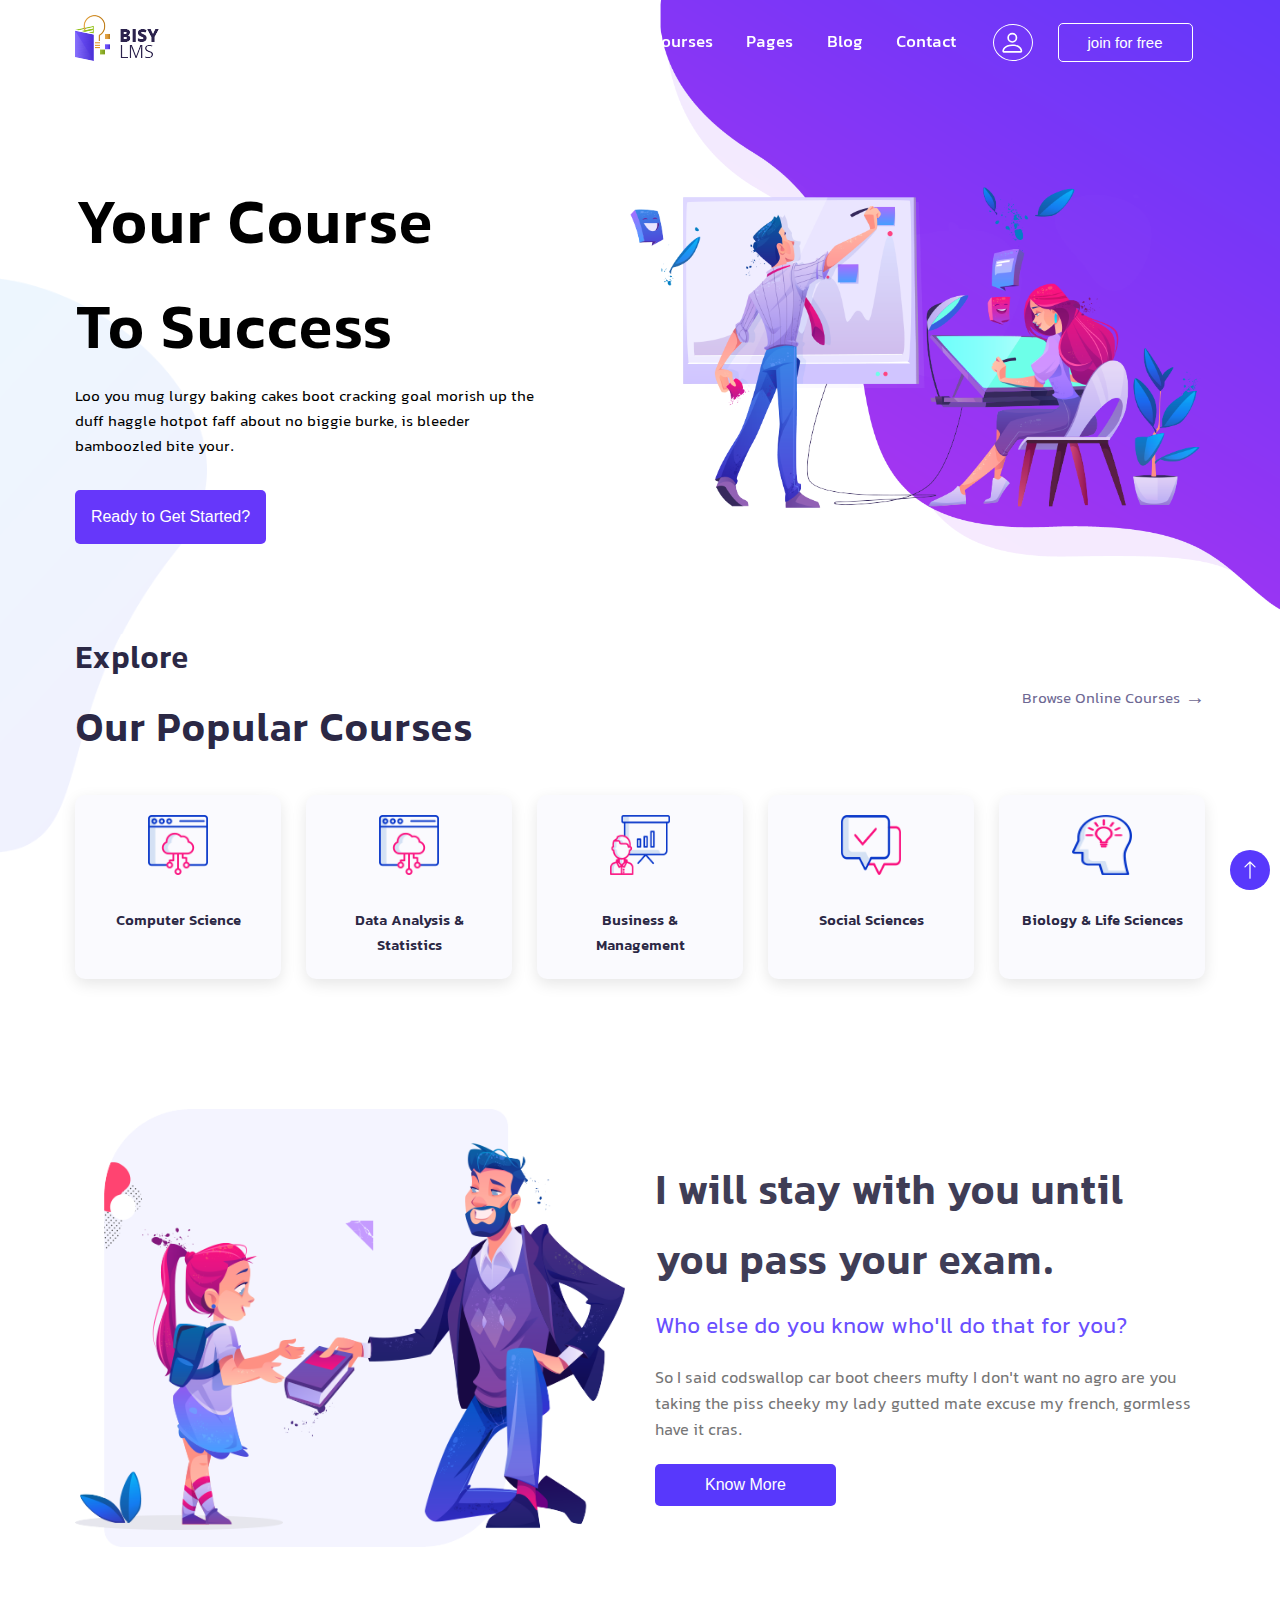
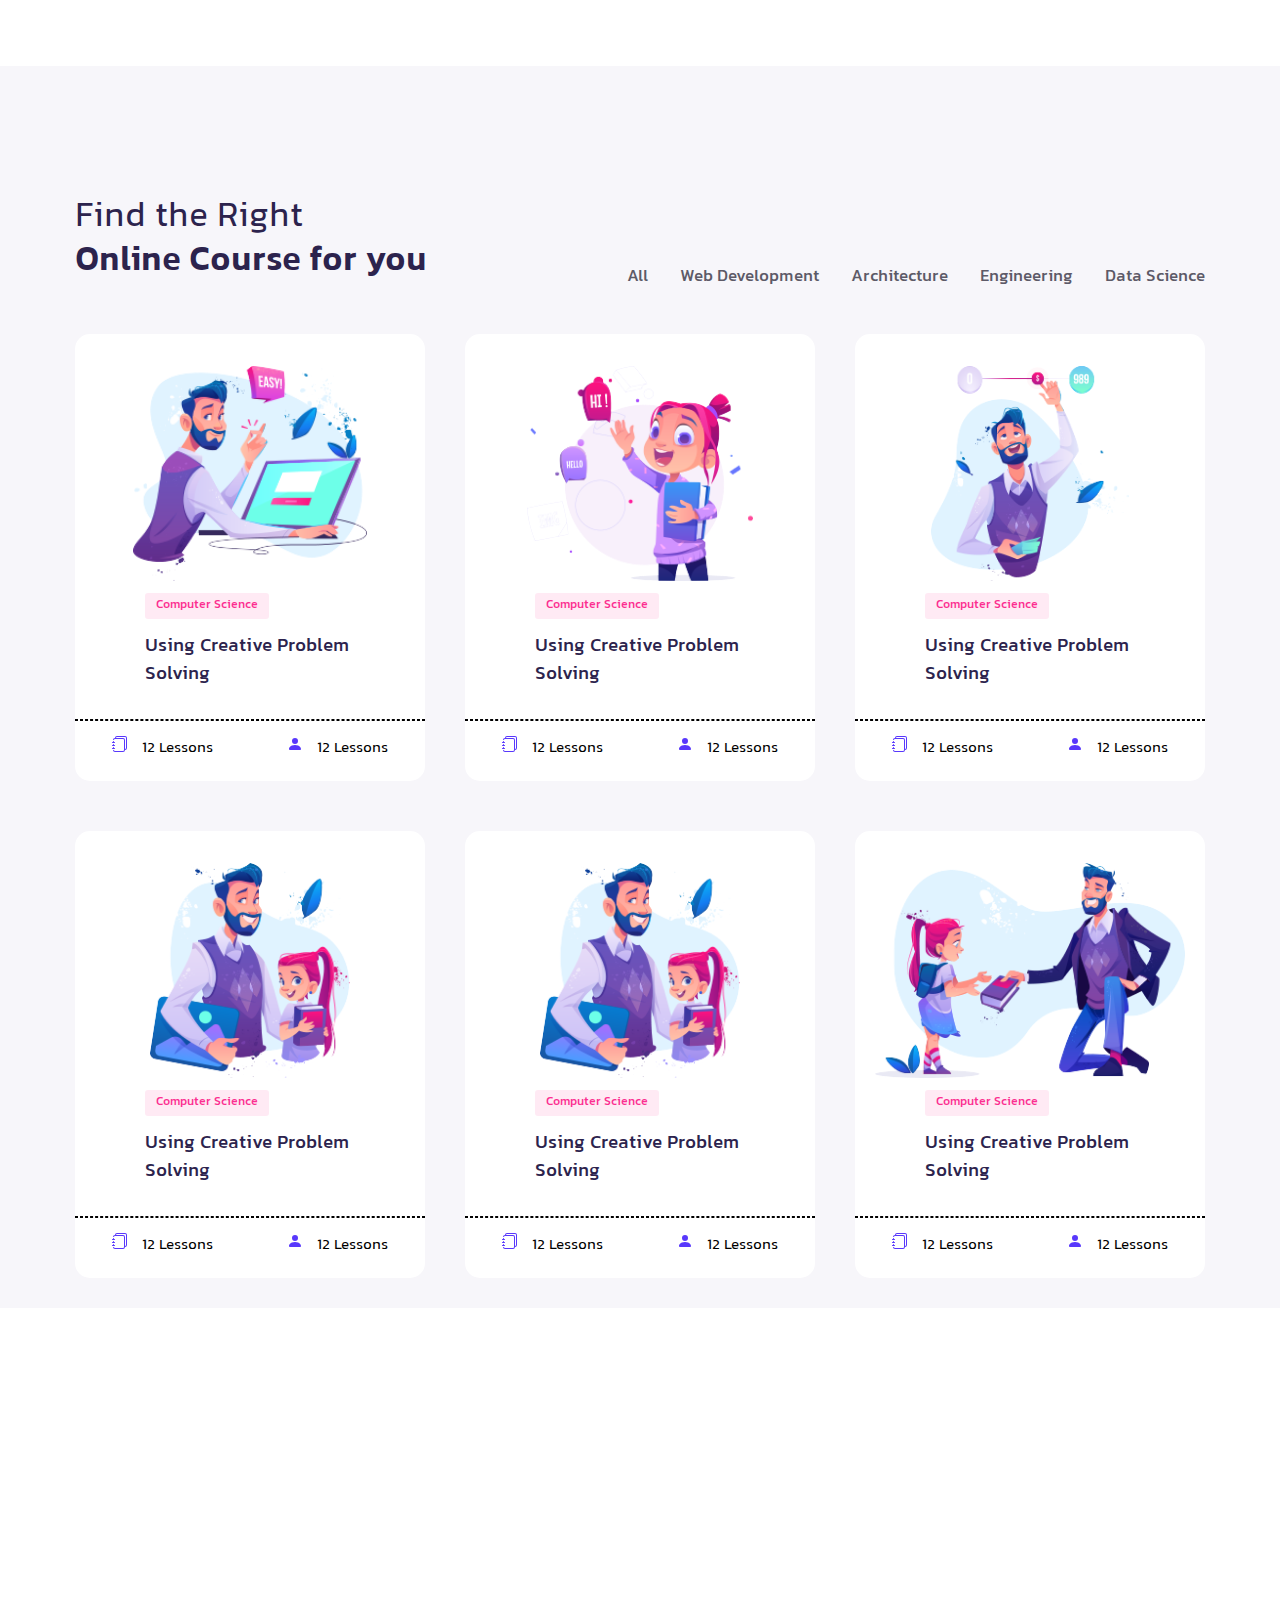
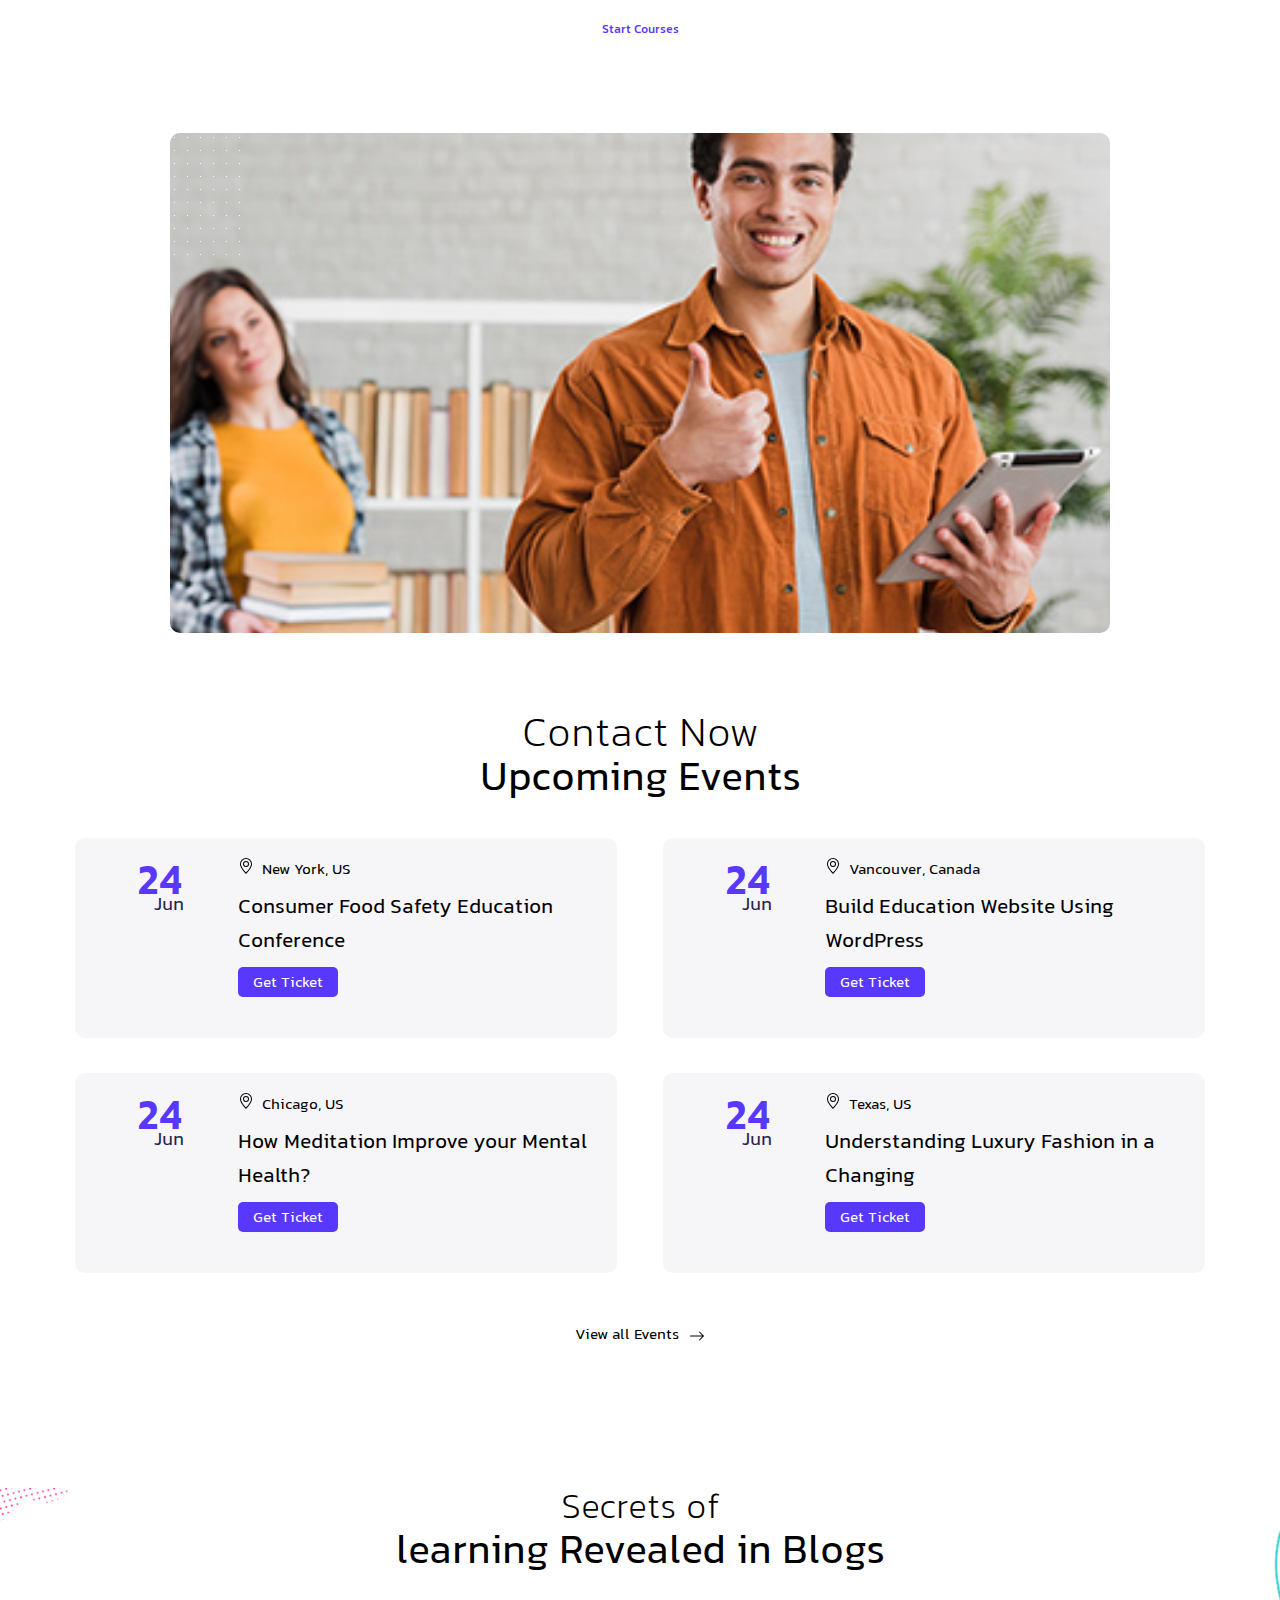
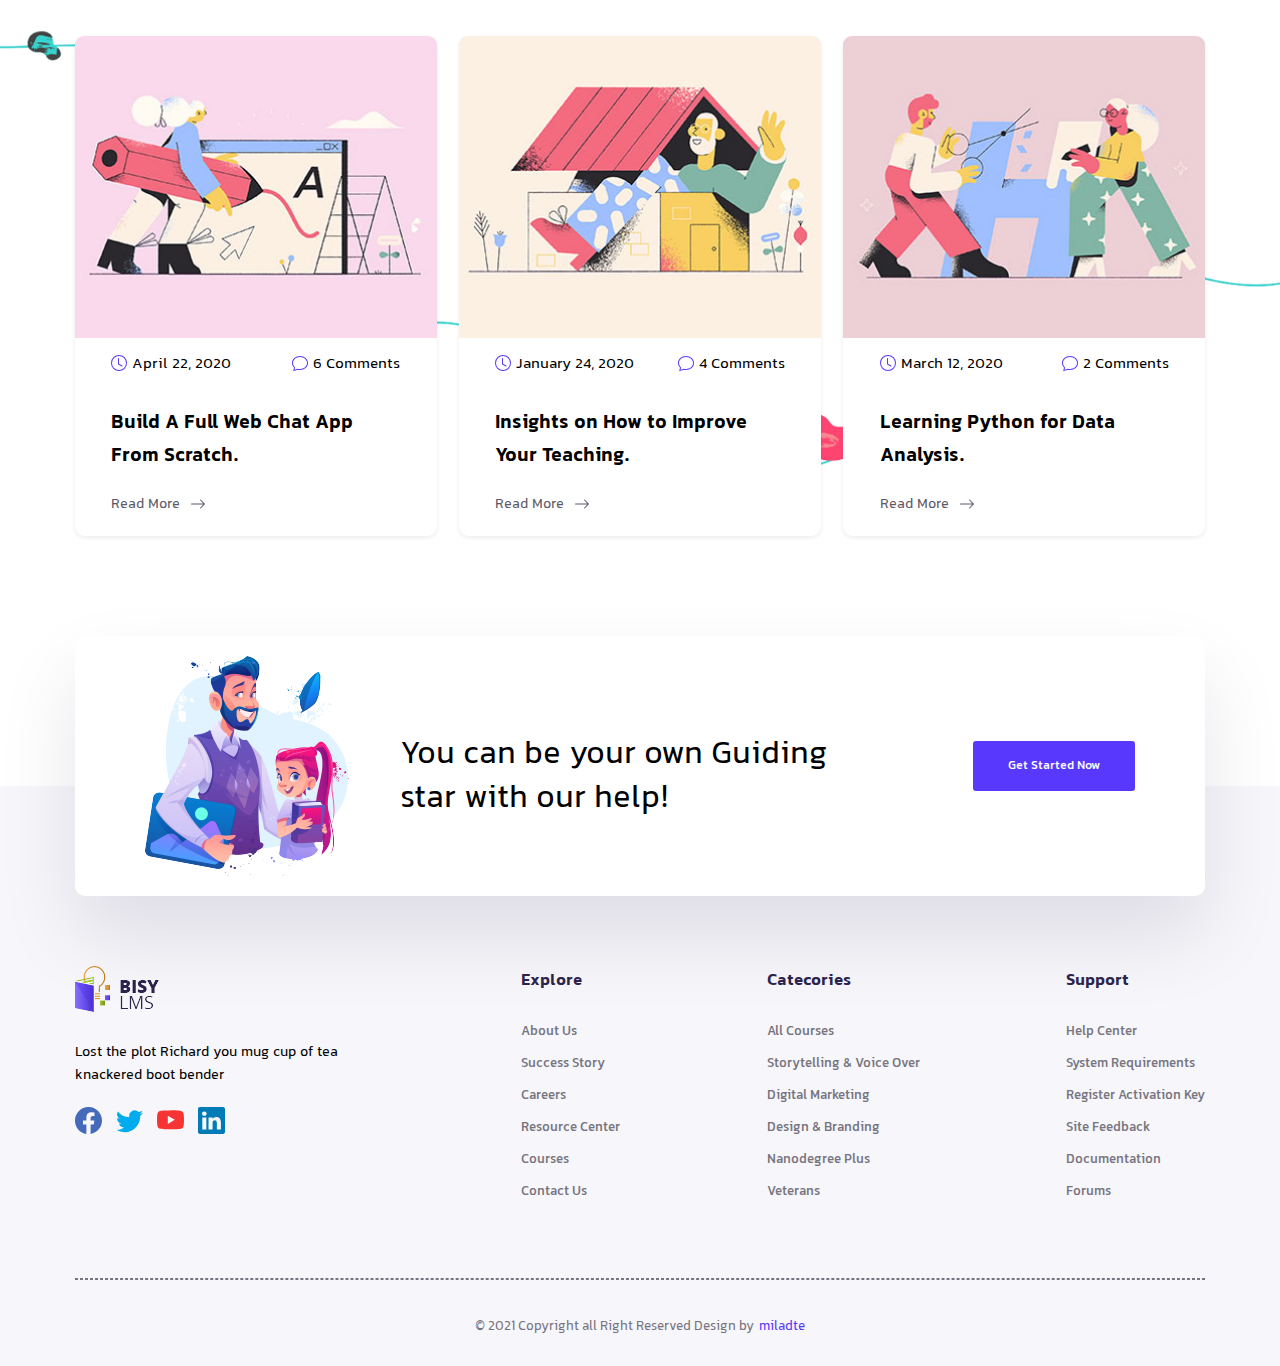
<file: index.html>
<!DOCTYPE html>
<html lang="en">
<head>
    <meta charset="UTF-8">
    <meta name="viewport" content="width=device-width, initial-scale=1.0">
    <title>Document</title>
    <link rel="stylesheet" href="./js/js.js">
    <link rel="stylesheet" href="./style/style.css">
    <script src="https://code.jquery.com/jquery-3.6.0.min.js"></script>

</head>
<body class="body">
    <main class="main">
        <div class="header">
            <div class="container">
                <div class="parent">
                    <div class="header-right">
                        <img src="./img/download.png" alt="">
                    </div>
                    <div class="header-left">
                        <ul class="page">
                            <li><a href="" class="Close"><svg xmlns="http://www.w3.org/2000/svg" width="16" height="16" fill="currentColor" class="bi bi-x-lg" viewBox="0 0 16 16">
                                <path d="M2.146 2.854a.5.5 0 1 1 .708-.708L8 7.293l5.146-5.147a.5.5 0 0 1 .708.708L8.707 8l5.147 5.146a.5.5 0 0 1-.708.708L8 8.707l-5.146 5.147a.5.5 0 0 1-.708-.708L7.293 8z"/>
                              </svg></a></li>
                            <li><a href="">Home</a></li>
                            <li><a href="">Courses</a></li>
                            <li><a href="">Pages</a></li>
                            <li><a href="">Blog</a></li>
                            <li><a href="">Contact</a></li>
                        </ul>
                        <div class="button">
                            <div class="list-li">
                                <li class="login"><a href="./login/index.html">
                                    <svg xmlns="http://www.w3.org/2000/svg" width="16" height="16" fill="currentColor" class="bi bi-person" viewBox="0 0 16 16">
                                        <path d="M8 8a3 3 0 1 0 0-6 3 3 0 0 0 0 6m2-3a2 2 0 1 1-4 0 2 2 0 0 1 4 0m4 8c0 1-1 1-1 1H3s-1 0-1-1 1-4 6-4 6 3 6 4m-1-.004c-.001-.246-.154-.986-.832-1.664C11.516 10.68 10.289 10 8 10s-3.516.68-4.168 1.332c-.678.678-.83 1.418-.832 1.664z"/>
                                      </svg></a></li>
                                      <li class="menu"><a href="">
                                        <svg xmlns="http://www.w3.org/2000/svg" width="16" height="16" fill="currentColor" class="bi bi-list" viewBox="0 0 16 16">
                                            <path fill-rule="evenodd" d="M2.5 12a.5.5 0 0 1 .5-.5h10a.5.5 0 0 1 0 1H3a.5.5 0 0 1-.5-.5m0-4a.5.5 0 0 1 .5-.5h10a.5.5 0 0 1 0 1H3a.5.5 0 0 1-.5-.5m0-4a.5.5 0 0 1 .5-.5h10a.5.5 0 0 1 0 1H3a.5.5 0 0 1-.5-.5"/>
                                          </svg></a></li>
                            </div>
                            <button>join for free</button>
                        </div>
                    </div>
                </div>
            </div>
        </div>
        <div class="hero-content">
            <div class="container">
                <div class="parent">
                    <div class="text">
                        <h2>Your Course To Success</h2>
                        <p>Loo you mug lurgy baking cakes boot cracking goal morish up the duff haggle hotpot faff about no biggie burke, is bleeder bamboozled bite your.</p>
                        <button>Ready to Get Started?</button>
                    </div>
                    <div class="img">
                        <img src="./img/layer.png" alt="">
                    </div>
                </div>
            </div>
        </div>
    </main>

    <div class="jjj">
        <div class="container">
                <section class="courses-section">
                    <div class="course-header">
                      <div>
                        <h2>Explore</h2>
                        <h3>Our Popular Courses</h3>
                      </div>
                      <a href="#" class="browse-link">Browse Online Courses</a>
                    </div>
                    <div class="courses-grid">
                      <div class="course-card">
                        <img src="./img/data-image.png" alt="Computer Science">
                        <h4>Computer Science</h4>
                      </div>
                      <div class="course-card">
                        <img src="./img/data-image.png" alt="Data Analysis & Statistics">
                        <h4>Data Analysis & Statistics</h4>
                      </div>
                      <div class="course-card">
                        <img src="./img/proposal-image.png" alt="Business & Management">
                        <h4>Business & Management</h4>
                      </div>
                      <div class="course-card">
                        <img src="./img/chat-image.png" alt="Social Sciences">
                        <h4>Social Sciences</h4>
                      </div>
                      <div class="course-card">
                        <img src="./img/mind-image.png" alt="Biology & Life Sciences">
                        <h4>Biology & Life Sciences</h4>
                      </div>
                    </div>
                 </section>
        </div> 
    </div>

    <div class="container">
        <div class="exam-support">
            <div class="image-container">
                <img src="./img/1.png" alt="Teacher and Student Image">
            </div>
            <div class="text-container">
                <h1>I will stay with you until you pass your exam.</h1>
                <p class="subtitle">Who else do you know who'll do that for you?</p>
                <p class="description">
                    So I said codswallop car boot cheers mufty I don't want no agro are you taking the piss cheeky my lady gutted mate excuse my french, gormless have it cras.
                </p>
                <button class="btn">Know More</button>
            </div>
        </div>
    </div>

 <div class="Sale-period">
    <div class="container">
        <div class="parent">
            <div class="text">
                <div class="tittle">
                    <p>Find the Right</p>
                    <h2>Online Course for you</h2>
                </div>
                <div class="filter">
                <ul class="ul-filter">
                        <li><a href="">All</a></li>
                        <li><a href="">Web Development</a></li>
                        <li><a href="">Architecture</a></li>
                        <li><a href="">Engineering</a></li>
                        <li><a href="">Data Science</a></li>
                    </ul>
                </div>
            </div>
            <div class="card-main">
                <div class="card">
                    <div class="img"><img src="./img/001.png" alt=""></div>
                    <div class="text">
                        <p>Computer Science</p>
                        <h4>Using Creative Problem Solving</h4>
                    </div>
                    <hr style="border: 1px dashed black; width: 100%; height: 1px;">
                    <div class="icon">
                        <li><a href=""> <svg xmlns="http://www.w3.org/2000/svg" width="16" height="16" fill="currentColor" class="bi bi-journals" viewBox="0 0 16 16">
                            <path d="M5 0h8a2 2 0 0 1 2 2v10a2 2 0 0 1-2 2 2 2 0 0 1-2 2H3a2 2 0 0 1-2-2h1a1 1 0 0 0 1 1h8a1 1 0 0 0 1-1V4a1 1 0 0 0-1-1H3a1 1 0 0 0-1 1H1a2 2 0 0 1 2-2h8a2 2 0 0 1 2 2v9a1 1 0 0 0 1-1V2a1 1 0 0 0-1-1H5a1 1 0 0 0-1 1H3a2 2 0 0 1 2-2"/>
                            <path d="M1 6v-.5a.5.5 0 0 1 1 0V6h.5a.5.5 0 0 1 0 1h-2a.5.5 0 0 1 0-1zm0 3v-.5a.5.5 0 0 1 1 0V9h.5a.5.5 0 0 1 0 1h-2a.5.5 0 0 1 0-1zm0 2.5v.5H.5a.5.5 0 0 0 0 1h2a.5.5 0 0 0 0-1H2v-.5a.5.5 0 0 0-1 0"/>
                          </svg> 12 Lessons</a></li>
                          <li><a href=""> <svg xmlns="http://www.w3.org/2000/svg" width="16" height="16" fill="currentColor" class="bi bi-person-fill" viewBox="0 0 16 16">
                            <path d="M3 14s-1 0-1-1 1-4 6-4 6 3 6 4-1 1-1 1zm5-6a3 3 0 1 0 0-6 3 3 0 0 0 0 6"/>
                          </svg> 12 Lessons</a></li>
                    </div>
                </div>
                <div class="card">
                    <div class="img"><img src="./img/002.png" alt=""></div>
                    <div class="text">
                        <p>Computer Science</p>
                        <h4>Using Creative Problem Solving</h4>
                    </div>
                    <hr style="border: 1px dashed black; width: 100%; height: 1px;">
                    <div class="icon">
                        <li><a href=""> <svg xmlns="http://www.w3.org/2000/svg" width="16" height="16" fill="currentColor" class="bi bi-journals" viewBox="0 0 16 16">
                            <path d="M5 0h8a2 2 0 0 1 2 2v10a2 2 0 0 1-2 2 2 2 0 0 1-2 2H3a2 2 0 0 1-2-2h1a1 1 0 0 0 1 1h8a1 1 0 0 0 1-1V4a1 1 0 0 0-1-1H3a1 1 0 0 0-1 1H1a2 2 0 0 1 2-2h8a2 2 0 0 1 2 2v9a1 1 0 0 0 1-1V2a1 1 0 0 0-1-1H5a1 1 0 0 0-1 1H3a2 2 0 0 1 2-2"/>
                            <path d="M1 6v-.5a.5.5 0 0 1 1 0V6h.5a.5.5 0 0 1 0 1h-2a.5.5 0 0 1 0-1zm0 3v-.5a.5.5 0 0 1 1 0V9h.5a.5.5 0 0 1 0 1h-2a.5.5 0 0 1 0-1zm0 2.5v.5H.5a.5.5 0 0 0 0 1h2a.5.5 0 0 0 0-1H2v-.5a.5.5 0 0 0-1 0"/>
                          </svg> 12 Lessons</a></li>
                          <li><a href=""> <svg xmlns="http://www.w3.org/2000/svg" width="16" height="16" fill="currentColor" class="bi bi-person-fill" viewBox="0 0 16 16">
                            <path d="M3 14s-1 0-1-1 1-4 6-4 6 3 6 4-1 1-1 1zm5-6a3 3 0 1 0 0-6 3 3 0 0 0 0 6"/>
                          </svg> 12 Lessons</a></li>
                    </div>
                </div>
                <div class="card">
                    <div class="img"><img src="./img/003.png" alt=""></div>
                    <div class="text">
                        <p>Computer Science</p>
                        <h4>Using Creative Problem Solving</h4>
                    </div>
                    <hr style="border: 1px dashed black; width: 100%; height: 1px;">
                    <div class="icon">
                        <li><a href=""> <svg xmlns="http://www.w3.org/2000/svg" width="16" height="16" fill="currentColor" class="bi bi-journals" viewBox="0 0 16 16">
                            <path d="M5 0h8a2 2 0 0 1 2 2v10a2 2 0 0 1-2 2 2 2 0 0 1-2 2H3a2 2 0 0 1-2-2h1a1 1 0 0 0 1 1h8a1 1 0 0 0 1-1V4a1 1 0 0 0-1-1H3a1 1 0 0 0-1 1H1a2 2 0 0 1 2-2h8a2 2 0 0 1 2 2v9a1 1 0 0 0 1-1V2a1 1 0 0 0-1-1H5a1 1 0 0 0-1 1H3a2 2 0 0 1 2-2"/>
                            <path d="M1 6v-.5a.5.5 0 0 1 1 0V6h.5a.5.5 0 0 1 0 1h-2a.5.5 0 0 1 0-1zm0 3v-.5a.5.5 0 0 1 1 0V9h.5a.5.5 0 0 1 0 1h-2a.5.5 0 0 1 0-1zm0 2.5v.5H.5a.5.5 0 0 0 0 1h2a.5.5 0 0 0 0-1H2v-.5a.5.5 0 0 0-1 0"/>
                          </svg> 12 Lessons</a></li>
                          <li><a href=""> <svg xmlns="http://www.w3.org/2000/svg" width="16" height="16" fill="currentColor" class="bi bi-person-fill" viewBox="0 0 16 16">
                            <path d="M3 14s-1 0-1-1 1-4 6-4 6 3 6 4-1 1-1 1zm5-6a3 3 0 1 0 0-6 3 3 0 0 0 0 6"/>
                          </svg> 12 Lessons</a></li>
                    </div>
                </div>
                <div class="card">
                    <div class="img"><img src="./img/004.png" alt=""></div>
                    <div class="text">
                        <p>Computer Science</p>
                        <h4>Using Creative Problem Solving</h4>
                    </div>
                    <hr style="border: 1px dashed black; width: 100%; height: 1px;">
                    <div class="icon">
                        <li><a href=""> <svg xmlns="http://www.w3.org/2000/svg" width="16" height="16" fill="currentColor" class="bi bi-journals" viewBox="0 0 16 16">
                            <path d="M5 0h8a2 2 0 0 1 2 2v10a2 2 0 0 1-2 2 2 2 0 0 1-2 2H3a2 2 0 0 1-2-2h1a1 1 0 0 0 1 1h8a1 1 0 0 0 1-1V4a1 1 0 0 0-1-1H3a1 1 0 0 0-1 1H1a2 2 0 0 1 2-2h8a2 2 0 0 1 2 2v9a1 1 0 0 0 1-1V2a1 1 0 0 0-1-1H5a1 1 0 0 0-1 1H3a2 2 0 0 1 2-2"/>
                            <path d="M1 6v-.5a.5.5 0 0 1 1 0V6h.5a.5.5 0 0 1 0 1h-2a.5.5 0 0 1 0-1zm0 3v-.5a.5.5 0 0 1 1 0V9h.5a.5.5 0 0 1 0 1h-2a.5.5 0 0 1 0-1zm0 2.5v.5H.5a.5.5 0 0 0 0 1h2a.5.5 0 0 0 0-1H2v-.5a.5.5 0 0 0-1 0"/>
                          </svg> 12 Lessons</a></li>
                          <li><a href=""> <svg xmlns="http://www.w3.org/2000/svg" width="16" height="16" fill="currentColor" class="bi bi-person-fill" viewBox="0 0 16 16">
                            <path d="M3 14s-1 0-1-1 1-4 6-4 6 3 6 4-1 1-1 1zm5-6a3 3 0 1 0 0-6 3 3 0 0 0 0 6"/>
                          </svg> 12 Lessons</a></li>
                    </div>
                </div>
                <div class="card">
                    <div class="img"><img src="./img/004.png" alt=""></div>
                    <div class="text">
                        <p>Computer Science</p>
                        <h4>Using Creative Problem Solving</h4>
                    </div>
                    <hr style="border: 1px dashed black; width: 100%; height: 1px;">
                    <div class="icon">
                        <li><a href=""> <svg xmlns="http://www.w3.org/2000/svg" width="16" height="16" fill="currentColor" class="bi bi-journals" viewBox="0 0 16 16">
                            <path d="M5 0h8a2 2 0 0 1 2 2v10a2 2 0 0 1-2 2 2 2 0 0 1-2 2H3a2 2 0 0 1-2-2h1a1 1 0 0 0 1 1h8a1 1 0 0 0 1-1V4a1 1 0 0 0-1-1H3a1 1 0 0 0-1 1H1a2 2 0 0 1 2-2h8a2 2 0 0 1 2 2v9a1 1 0 0 0 1-1V2a1 1 0 0 0-1-1H5a1 1 0 0 0-1 1H3a2 2 0 0 1 2-2"/>
                            <path d="M1 6v-.5a.5.5 0 0 1 1 0V6h.5a.5.5 0 0 1 0 1h-2a.5.5 0 0 1 0-1zm0 3v-.5a.5.5 0 0 1 1 0V9h.5a.5.5 0 0 1 0 1h-2a.5.5 0 0 1 0-1zm0 2.5v.5H.5a.5.5 0 0 0 0 1h2a.5.5 0 0 0 0-1H2v-.5a.5.5 0 0 0-1 0"/>
                          </svg> 12 Lessons</a></li>
                          <li><a href=""> <svg xmlns="http://www.w3.org/2000/svg" width="16" height="16" fill="currentColor" class="bi bi-person-fill" viewBox="0 0 16 16">
                            <path d="M3 14s-1 0-1-1 1-4 6-4 6 3 6 4-1 1-1 1zm5-6a3 3 0 1 0 0-6 3 3 0 0 0 0 6"/>
                          </svg> 12 Lessons</a></li>
                    </div>
                </div>
                <div class="card">
                    <div class="img"><img src="./img/006.png" alt=""></div>
                    <div class="text">
                        <p>Computer Science</p>
                        <h4>Using Creative Problem Solving</h4>
                    </div>
                    <hr style="border: 1px dashed black; width: 100%; height: 1px;">
                    <div class="icon">
                        <li><a href=""> <svg xmlns="http://www.w3.org/2000/svg" width="16" height="16" fill="currentColor" class="bi bi-journals" viewBox="0 0 16 16">
                            <path d="M5 0h8a2 2 0 0 1 2 2v10a2 2 0 0 1-2 2 2 2 0 0 1-2 2H3a2 2 0 0 1-2-2h1a1 1 0 0 0 1 1h8a1 1 0 0 0 1-1V4a1 1 0 0 0-1-1H3a1 1 0 0 0-1 1H1a2 2 0 0 1 2-2h8a2 2 0 0 1 2 2v9a1 1 0 0 0 1-1V2a1 1 0 0 0-1-1H5a1 1 0 0 0-1 1H3a2 2 0 0 1 2-2"/>
                            <path d="M1 6v-.5a.5.5 0 0 1 1 0V6h.5a.5.5 0 0 1 0 1h-2a.5.5 0 0 1 0-1zm0 3v-.5a.5.5 0 0 1 1 0V9h.5a.5.5 0 0 1 0 1h-2a.5.5 0 0 1 0-1zm0 2.5v.5H.5a.5.5 0 0 0 0 1h2a.5.5 0 0 0 0-1H2v-.5a.5.5 0 0 0-1 0"/>
                          </svg> 12 Lessons</a></li>
                          <li><a href=""> <svg xmlns="http://www.w3.org/2000/svg" width="16" height="16" fill="currentColor" class="bi bi-person-fill" viewBox="0 0 16 16">
                            <path d="M3 14s-1 0-1-1 1-4 6-4 6 3 6 4-1 1-1 1zm5-6a3 3 0 1 0 0-6 3 3 0 0 0 0 6"/>
                          </svg> 12 Lessons</a></li>
                    </div>
                </div>
            </div>
        </div>
    </div>
 </div>
 <div class="cta-section">
    <div class="container">
        <div class="parent">
                <h2>
                    <span>Online Course</span>
                    <span>From 160 Top Institutions.</span>
                </h2>
                <p>
                    So I said codswallop car boot cheers mufty I don't want no agro are you taking the
                    <br>
                    piss cheeky my lady gutted mate excuse my french.
                </p>
                <a href="#" class="bisylms-btn">Start Courses</a>
        </div>
    </div>
 </div>
 <div class="video">
    <div class="container">
        <div class="parent">
            <img class="shape" src="./img/video-shape.png" alt="">
            <img class="video-img" src="./img/about-service1.jpg" alt="">
        </div>
    </div>
 </div>
    <div class="event-section">
        <div class="container">
            <div class="parent">
                <div class="tittle">
                    <span>Contact Now</span>
                    <span>Upcoming Events</span>
                </div>
                    <div class="event-main">
                        <div class="event">
                            <div class="data">
                                <h3>
                                    24
                                    <span>Jun</span>
                                </h3>
                            </div>
                            <div class="text">
                                <p> 
                                    <svg xmlns="http://www.w3.org/2000/svg" width="16" height="16" fill="currentColor" class="bi bi-geo-alt" viewBox="0 0 16 16">
                                        <path d="M12.166 8.94c-.524 1.062-1.234 2.12-1.96 3.07A32 32 0 0 1 8 14.58a32 32 0 0 1-2.206-2.57c-.726-.95-1.436-2.008-1.96-3.07C3.304 7.867 3 6.862 3 6a5 5 0 0 1 10 0c0 .862-.305 1.867-.834 2.94M8 16s6-5.686 6-10A6 6 0 0 0 2 6c0 4.314 6 10 6 10"/>
                                        <path d="M8 8a2 2 0 1 1 0-4 2 2 0 0 1 0 4m0 1a3 3 0 1 0 0-6 3 3 0 0 0 0 6"/>
                                      </svg>New York, US
                                </p>
                                <h4>Consumer Food Safety Education Conference</h4>
                                <a href="">Get Ticket</a>
                            </div>
                        </div>
                        <div class="event">
                            <div class="data">
                                <h3>
                                    24
                                    <span>Jun</span>
                                </h3>
                            </div>
                            <div class="text">
                                <p> 
                                    <svg xmlns="http://www.w3.org/2000/svg" width="16" height="16" fill="currentColor" class="bi bi-geo-alt" viewBox="0 0 16 16">
                                        <path d="M12.166 8.94c-.524 1.062-1.234 2.12-1.96 3.07A32 32 0 0 1 8 14.58a32 32 0 0 1-2.206-2.57c-.726-.95-1.436-2.008-1.96-3.07C3.304 7.867 3 6.862 3 6a5 5 0 0 1 10 0c0 .862-.305 1.867-.834 2.94M8 16s6-5.686 6-10A6 6 0 0 0 2 6c0 4.314 6 10 6 10"/>
                                        <path d="M8 8a2 2 0 1 1 0-4 2 2 0 0 1 0 4m0 1a3 3 0 1 0 0-6 3 3 0 0 0 0 6"/>
                                      </svg>Vancouver, Canada
                                </p>
                                <h4>Build Education Website Using WordPress</h4>
                                <a href="">Get Ticket</a>
                            </div>
                        </div>
                        <div class="event">
                            <div class="data">
                                <h3>
                                    24
                                    <span>Jun</span>
                                </h3>
                            </div>
                            <div class="text">
                                <p> 
                                    <svg xmlns="http://www.w3.org/2000/svg" width="16" height="16" fill="currentColor" class="bi bi-geo-alt" viewBox="0 0 16 16">
                                        <path d="M12.166 8.94c-.524 1.062-1.234 2.12-1.96 3.07A32 32 0 0 1 8 14.58a32 32 0 0 1-2.206-2.57c-.726-.95-1.436-2.008-1.96-3.07C3.304 7.867 3 6.862 3 6a5 5 0 0 1 10 0c0 .862-.305 1.867-.834 2.94M8 16s6-5.686 6-10A6 6 0 0 0 2 6c0 4.314 6 10 6 10"/>
                                        <path d="M8 8a2 2 0 1 1 0-4 2 2 0 0 1 0 4m0 1a3 3 0 1 0 0-6 3 3 0 0 0 0 6"/>
                                      </svg>Chicago, US
                                </p>
                                <h4>How Meditation Improve your Mental Health?</h4>
                                <a href="">Get Ticket</a>
                            </div>
                        </div>
                        <div class="event">
                            <div class="data">
                                <h3>
                                    24
                                    <span>Jun</span>
                                </h3>
                            </div>
                            <div class="text">
                                <p> 
                                    <svg xmlns="http://www.w3.org/2000/svg" width="16" height="16" fill="currentColor" class="bi bi-geo-alt" viewBox="0 0 16 16">
                                        <path d="M12.166 8.94c-.524 1.062-1.234 2.12-1.96 3.07A32 32 0 0 1 8 14.58a32 32 0 0 1-2.206-2.57c-.726-.95-1.436-2.008-1.96-3.07C3.304 7.867 3 6.862 3 6a5 5 0 0 1 10 0c0 .862-.305 1.867-.834 2.94M8 16s6-5.686 6-10A6 6 0 0 0 2 6c0 4.314 6 10 6 10"/>
                                        <path d="M8 8a2 2 0 1 1 0-4 2 2 0 0 1 0 4m0 1a3 3 0 1 0 0-6 3 3 0 0 0 0 6"/>
                                      </svg>Texas, US
                                </p>
                                <h4>Understanding Luxury Fashion in a Changing</h4>
                                <a href="">Get Ticket</a>
                            </div>
                        </div>
                        <div class="read-more">
                            <a href="">View all Events<svg xmlns="http://www.w3.org/2000/svg" width="16" height="16" fill="currentColor" class="bi bi-arrow-right" viewBox="0 0 16 16">
                                <path fill-rule="evenodd" d="M1 8a.5.5 0 0 1 .5-.5h11.793l-3.147-3.146a.5.5 0 0 1 .708-.708l4 4a.5.5 0 0 1 0 .708l-4 4a.5.5 0 0 1-.708-.708L13.293 8.5H1.5A.5.5 0 0 1 1 8"/>
                              </svg></a>
                        </div>
                    </div>
                </div>
            </div>
        </div>
    <!-- </div> -->
     <div class="blog">
        <div class="container">
            <div class="parent">
                <div class="tittle">
                    <span>Secrets of</span>
                    <span>learning Revealed in Blogs</span>
                </div>
                <div class="main-blog">
                    <div class="blog-card">
                        <div class="img"><img src="./img/blog1.jpg" alt=""></div>
                        <div class="text">
                            <div class="data-coment">
                                <a href="">
                                    <svg xmlns="http://www.w3.org/2000/svg" width="16" height="16" fill="currentColor" class="bi bi-clock" viewBox="0 0 16 16">
                                        <path d="M8 3.5a.5.5 0 0 0-1 0V9a.5.5 0 0 0 .252.434l3.5 2a.5.5 0 0 0 .496-.868L8 8.71z"/>
                                        <path d="M8 16A8 8 0 1 0 8 0a8 8 0 0 0 0 16m7-8A7 7 0 1 1 1 8a7 7 0 0 1 14 0"/>
                                      </svg>April 22, 2020
                                </a>
                                <a href="">
                                    <svg xmlns="http://www.w3.org/2000/svg" width="16" height="16" fill="currentColor" class="bi bi-chat" viewBox="0 0 16 16">
                                        <path d="M2.678 11.894a1 1 0 0 1 .287.801 11 11 0 0 1-.398 2c1.395-.323 2.247-.697 2.634-.893a1 1 0 0 1 .71-.074A8 8 0 0 0 8 14c3.996 0 7-2.807 7-6s-3.004-6-7-6-7 2.808-7 6c0 1.468.617 2.83 1.678 3.894m-.493 3.905a22 22 0 0 1-.713.129c-.2.032-.352-.176-.273-.362a10 10 0 0 0 .244-.637l.003-.01c.248-.72.45-1.548.524-2.319C.743 11.37 0 9.76 0 8c0-3.866 3.582-7 8-7s8 3.134 8 7-3.582 7-8 7a9 9 0 0 1-2.347-.306c-.52.263-1.639.742-3.468 1.105"/>
                                      </svg> 6 Comments
                                </a>
                            </div>
                            <h4>Build A Full Web Chat App From Scratch.</h4>
                            <a href="" class="more-blog">
                                Read More <svg xmlns="http://www.w3.org/2000/svg" width="16" height="16" fill="currentColor" class="bi bi-arrow-right" viewBox="0 0 16 16">
                                <path fill-rule="evenodd" d="M1 8a.5.5 0 0 1 .5-.5h11.793l-3.147-3.146a.5.5 0 0 1 .708-.708l4 4a.5.5 0 0 1 0 .708l-4 4a.5.5 0 0 1-.708-.708L13.293 8.5H1.5A.5.5 0 0 1 1 8"></path>
                              </svg>
                            </a>
                        </div>
                    </div>
                    <div class="blog-card">
                        <div class="img"><img src="./img/blog2.jpg" alt=""></div>
                        <div class="text">
                            <div class="data-coment">
                                <a href="">
                                    <svg xmlns="http://www.w3.org/2000/svg" width="16" height="16" fill="currentColor" class="bi bi-clock" viewBox="0 0 16 16">
                                        <path d="M8 3.5a.5.5 0 0 0-1 0V9a.5.5 0 0 0 .252.434l3.5 2a.5.5 0 0 0 .496-.868L8 8.71z"/>
                                        <path d="M8 16A8 8 0 1 0 8 0a8 8 0 0 0 0 16m7-8A7 7 0 1 1 1 8a7 7 0 0 1 14 0"/>
                                      </svg>January 24, 2020
                                </a>
                                <a href="">
                                    <svg xmlns="http://www.w3.org/2000/svg" width="16" height="16" fill="currentColor" class="bi bi-chat" viewBox="0 0 16 16">
                                        <path d="M2.678 11.894a1 1 0 0 1 .287.801 11 11 0 0 1-.398 2c1.395-.323 2.247-.697 2.634-.893a1 1 0 0 1 .71-.074A8 8 0 0 0 8 14c3.996 0 7-2.807 7-6s-3.004-6-7-6-7 2.808-7 6c0 1.468.617 2.83 1.678 3.894m-.493 3.905a22 22 0 0 1-.713.129c-.2.032-.352-.176-.273-.362a10 10 0 0 0 .244-.637l.003-.01c.248-.72.45-1.548.524-2.319C.743 11.37 0 9.76 0 8c0-3.866 3.582-7 8-7s8 3.134 8 7-3.582 7-8 7a9 9 0 0 1-2.347-.306c-.52.263-1.639.742-3.468 1.105"/>
                                      </svg> 4 Comments
                                </a>
                            </div>
                            <h4>Insights on How to Improve Your Teaching.</h4>
                            <a href="" class="more-blog">
                                Read More <svg xmlns="http://www.w3.org/2000/svg" width="16" height="16" fill="currentColor" class="bi bi-arrow-right" viewBox="0 0 16 16">
                                <path fill-rule="evenodd" d="M1 8a.5.5 0 0 1 .5-.5h11.793l-3.147-3.146a.5.5 0 0 1 .708-.708l4 4a.5.5 0 0 1 0 .708l-4 4a.5.5 0 0 1-.708-.708L13.293 8.5H1.5A.5.5 0 0 1 1 8"></path>
                              </svg>
                            </a>
                        </div>
                    </div>
                    <div class="blog-card">
                        <div class="img"><img src="./img/blog3.jpg" alt=""></div>
                        <div class="text">
                            <div class="data-coment">
                                <a href="">
                                    <svg xmlns="http://www.w3.org/2000/svg" width="16" height="16" fill="currentColor" class="bi bi-clock" viewBox="0 0 16 16">
                                        <path d="M8 3.5a.5.5 0 0 0-1 0V9a.5.5 0 0 0 .252.434l3.5 2a.5.5 0 0 0 .496-.868L8 8.71z"/>
                                        <path d="M8 16A8 8 0 1 0 8 0a8 8 0 0 0 0 16m7-8A7 7 0 1 1 1 8a7 7 0 0 1 14 0"/>
                                      </svg>March 12, 2020
                                </a>
                                <a href="">
                                    <svg xmlns="http://www.w3.org/2000/svg" width="16" height="16" fill="currentColor" class="bi bi-chat" viewBox="0 0 16 16">
                                        <path d="M2.678 11.894a1 1 0 0 1 .287.801 11 11 0 0 1-.398 2c1.395-.323 2.247-.697 2.634-.893a1 1 0 0 1 .71-.074A8 8 0 0 0 8 14c3.996 0 7-2.807 7-6s-3.004-6-7-6-7 2.808-7 6c0 1.468.617 2.83 1.678 3.894m-.493 3.905a22 22 0 0 1-.713.129c-.2.032-.352-.176-.273-.362a10 10 0 0 0 .244-.637l.003-.01c.248-.72.45-1.548.524-2.319C.743 11.37 0 9.76 0 8c0-3.866 3.582-7 8-7s8 3.134 8 7-3.582 7-8 7a9 9 0 0 1-2.347-.306c-.52.263-1.639.742-3.468 1.105"/>
                                      </svg> 2 Comments
                                </a>
                            </div>
                            <h4>Learning Python for Data Analysis.</h4>
                            <a href="" class="more-blog">
                                Read More <svg xmlns="http://www.w3.org/2000/svg" width="16" height="16" fill="currentColor" class="bi bi-arrow-right" viewBox="0 0 16 16">
                                <path fill-rule="evenodd" d="M1 8a.5.5 0 0 1 .5-.5h11.793l-3.147-3.146a.5.5 0 0 1 .708-.708l4 4a.5.5 0 0 1 0 .708l-4 4a.5.5 0 0 1-.708-.708L13.293 8.5H1.5A.5.5 0 0 1 1 8"></path>
                              </svg>
                            </a>
                        </div>
                    </div>
                </div>
            </div>
        </div>
     </div>
     <footer>
        <div class="container">
            <div class="cta-wrapper">
                <img src="./img/004.png" alt="">
                <h3>You can be your own Guiding star with our help!</h3>
                <a href="">Get Started Now</a>
            </div>
            <div class="parent">
                <div class="widget">
                    <div class="img"><a href="index.html"><img src="./img/download.png" alt=""></a></div>
                    <p>Lost the plot Richard you mug cup of tea knackered boot bender</p>
                    <div class="Social-Media">
                        <a href="" class="fac">
                            <svg xmlns="http://www.w3.org/2000/svg" width="27" height="27" fill="currentColor" class="bi bi-facebook" viewBox="0 0 16 16">
                            <path d="M16 8.049c0-4.446-3.582-8.05-8-8.05C3.58 0-.002 3.603-.002 8.05c0 4.017 2.926 7.347 6.75 7.951v-5.625h-2.03V8.05H6.75V6.275c0-2.017 1.195-3.131 3.022-3.131.876 0 1.791.157 1.791.157v1.98h-1.009c-.993 0-1.303.621-1.303 1.258v1.51h2.218l-.354 2.326H9.25V16c3.824-.604 6.75-3.934 6.75-7.951"/></svg>
                        </a>
                        <a href="" class="twi">
                            <svg xmlns="http://www.w3.org/2000/svg" width="27" height="27" fill="currentColor" class="bi bi-twitter" viewBox="0 0 16 16">
                            <path d="M5.026 15c6.038 0 9.341-5.003 9.341-9.334q.002-.211-.006-.422A6.7 6.7 0 0 0 16 3.542a6.7 6.7 0 0 1-1.889.518 3.3 3.3 0 0 0 1.447-1.817 6.5 6.5 0 0 1-2.087.793A3.286 3.286 0 0 0 7.875 6.03a9.32 9.32 0 0 1-6.767-3.429 3.29 3.29 0 0 0 1.018 4.382A3.3 3.3 0 0 1 .64 6.575v.045a3.29 3.29 0 0 0 2.632 3.218 3.2 3.2 0 0 1-.865.115 3 3 0 0 1-.614-.057 3.28 3.28 0 0 0 3.067 2.277A6.6 6.6 0 0 1 .78 13.58a6 6 0 0 1-.78-.045A9.34 9.34 0 0 0 5.026 15"/></svg>
                        </a>
                        <a href="" class="you">
                            <svg xmlns="http://www.w3.org/2000/svg" width="27" height="27" fill="currentColor" class="bi bi-youtube" viewBox="0 0 16 16">
                            <path d="M8.051 1.999h.089c.822.003 4.987.033 6.11.335a2.01 2.01 0 0 1 1.415 1.42c.101.38.172.883.22 1.402l.01.104.022.26.008.104c.065.914.073 1.77.074 1.957v.075c-.001.194-.01 1.108-.082 2.06l-.008.105-.009.104c-.05.572-.124 1.14-.235 1.558a2.01 2.01 0 0 1-1.415 1.42c-1.16.312-5.569.334-6.18.335h-.142c-.309 0-1.587-.006-2.927-.052l-.17-.006-.087-.004-.171-.007-.171-.007c-1.11-.049-2.167-.128-2.654-.26a2.01 2.01 0 0 1-1.415-1.419c-.111-.417-.185-.986-.235-1.558L.09 9.82l-.008-.104A31 31 0 0 1 0 7.68v-.123c.002-.215.01-.958.064-1.778l.007-.103.003-.052.008-.104.022-.26.01-.104c.048-.519.119-1.023.22-1.402a2.01 2.01 0 0 1 1.415-1.42c.487-.13 1.544-.21 2.654-.26l.17-.007.172-.006.086-.003.171-.007A100 100 0 0 1 7.858 2zM6.4 5.209v4.818l4.157-2.408z"/></svg>
                        </a>
                        <a href="" class="lin">
                            <svg xmlns="http://www.w3.org/2000/svg" width="27" height="27" fill="currentColor" class="bi bi-linkedin" viewBox="0 0 16 16">
                                <path d="M0 1.146C0 .513.526 0 1.175 0h13.65C15.474 0 16 .513 16 1.146v13.708c0 .633-.526 1.146-1.175 1.146H1.175C.526 16 0 15.487 0 14.854zm4.943 12.248V6.169H2.542v7.225zm-1.2-8.212c.837 0 1.358-.554 1.358-1.248-.015-.709-.52-1.248-1.342-1.248S2.4 3.226 2.4 3.934c0 .694.521 1.248 1.327 1.248zm4.908 8.212V9.359c0-.216.016-.432.08-.586.173-.431.568-.878 1.232-.878.869 0 1.216.662 1.216 1.634v3.865h2.401V9.25c0-2.22-1.184-3.252-2.764-3.252-1.274 0-1.845.7-2.165 1.193v.025h-.016l.016-.025V6.169h-2.4c.03.678 0 7.225 0 7.225z"/></svg>
                        </a>
                    </div>
                </div>
                <ul>
                     <p>Explore</p>
                    <li><a href="">About Us</a></li>
                    <li><a href="">Success Story</a></li>
                    <li><a href="">Careers</a></li>
                    <li><a href="">Resource Center</a></li>
                    <li><a href="">Courses</a></li>
                    <li><a href="">Contact Us</a></li>
                </ul>
                <ul>
                     <p>Catecories</p>
                    <li><a href="">All Courses</a></li>
                    <li><a href="">Storytelling & Voice Over</a></li>
                    <li><a href="">Digital Marketing</a></li>
                    <li><a href="">Design & Branding</a></li>
                    <li><a href="">Nanodegree Plus</a></li>
                    <li><a href="">Veterans</a></li>
                </ul>
                <ul>
                     <p>Support</p>
                    <li><a href="">Help Center</a></li>
                    <li><a href="">System Requirements</a></li>
                    <li><a href="">Register Activation Key</a></li>
                    <li><a href="">Site Feedback</a></li>
                    <li><a href="">Documentation</a></li>
                    <li><a href="">Forums</a></li>
                </ul>
            </div>
            <hr style="border: 1px dashed #767480; width: 100%; height: 1px;">
            <p class="Copyright">© 2021 Copyright all Right Reserved Design by <a href="https://www.miladte.ir">miladte</a></p>
        </div>
        <div class="up-to-top">
            <a href="#"><svg xmlns="http://www.w3.org/2000/svg" width="20" height="20" fill="currentColor" class="bi bi-arrow-up" viewBox="0 0 16 16">
                <path fill-rule="evenodd" d="M8 15a.5.5 0 0 0 .5-.5V2.707l3.146 3.147a.5.5 0 0 0 .708-.708l-4-4a.5.5 0 0 0-.708 0l-4 4a.5.5 0 1 0 .708.708L7.5 2.707V14.5a.5.5 0 0 0 .5.5"/>
              </svg></a>
        </div>
     </footer>

     <script src="https://code.jquery.com/jquery-3.6.0.min.js"></script>

     <script>



$(document).ready(function() {
    $(".menu").on('click', function(event) {
        event.preventDefault(); // جلوگیری از رفرش شدن صفحه
        $('.page').addClass('active'); // افزودن کلاس
    });

    $(".Close").on('click', function(event) {
        event.preventDefault(); // جلوگیری از رفرش شدن صفحه
        $('.page').removeClass('active'); // حذف کلاس
    });
});



// $(document).ready(function() {
//     $(".menu").on('click', function(event) {
//         event.preventDefault(); // جلوگیری از رفرش شدن صفحه
//         $('.page').addClass('active'); // افزودن/حذف کلاس
//         // console.log('Class after click:', $('.page').attr('class')); // بررسی کلاس‌ها بعد از کلیک
//     });
// });
     </script>


    
    
</body>
</html>
</file>
<file: style/style.css>
@charset "UTF-8";
@font-face {
  font-family: Yekan Bakh;
  font-style: normal;
  font-weight: 100;
  src: url("../fonts/woff2/YekanBakh-thin.woff2") format("woff2");
}
@font-face {
  font-family: Yekan Bakh;
  font-style: normal;
  font-weight: 300;
  src: url("../fonts/woff2/YekanBakh-Light.woff2") format("woff2");
}
@font-face {
  font-family: Yekan Bakh;
  font-style: normal;
  font-weight: normal;
  src: url("../fonts/woff2/YekanBakh-Regular.woff2") format("woff2");
}
@font-face {
  font-family: Yekan Bakh;
  font-style: normal;
  font-weight: 600;
  src: url("../fonts/woff2/YekanBakh-SemiBold.woff2") format("woff2");
}
@font-face {
  font-family: Yekan Bakh;
  font-style: normal;
  font-weight: bold;
  src: url("../fonts/woff2/YekanBakh-Bold.woff2") format("woff2");
}
@font-face {
  font-family: Yekan Bakh;
  font-style: normal;
  font-weight: 800;
  src: url("../fonts/woff2/YekanBakh-ExtraBold.woff2") format("woff2");
}
@font-face {
  font-family: Yekan Bakh;
  font-style: normal;
  font-weight: 900;
  src: url("../fonts/woff2/YekanBakh-Black.woff2") format("woff2");
}
@font-face {
  font-family: Yekan Bakh;
  font-style: normal;
  font-weight: 950;
  src: url("../fonts/woff2/YekanBakh-ExtraBlack.woff2") format("woff2");
}
* {
  box-sizing: border-box;
  padding: 0;
  margin: 0;
}

a {
  text-decoration: none;
  color: black;
}

li {
  list-style-type: none;
}

body {
  font-family: Yekan Bakh;
}

html {
  scroll-behavior: smooth;
}

.container {
  margin: auto;
  padding: 0 15px;
}

@media (min-width: 560px) {
  .container {
    width: 530px;
  }
}
@media (min-width: 768px) {
  .container {
    width: 730px;
  }
}
@media (min-width: 992px) {
  .container {
    width: 950px;
  }
}
@media (min-width: 1200px) {
  .container {
    width: 1160px;
  }
}
.main {
  width: 100%;
  background-image: url(../img/55.png);
  background-repeat: no-repeat;
  background-position: right top;
  background-size: 101% 94%;
}

@media (min-width: 992px) {
  .main {
    background-image: url(../img/55.png), url(../img/left-shape.png);
    background-size: 58% 100%, 207px 577px;
    background-position: 656px top, left 278px;
  }
}
/* Start Header */
.header {
  width: 100%;
}
.header .parent {
  width: 100%;
  height: 85px;
  display: flex;
  justify-content: space-between;
  align-items: center;
}
.header .header-left {
  width: 690px;
  height: 100%;
  display: flex;
  align-items: center;
  justify-content: space-between;
  position: relative;
}
.header .header-left .page {
  visibility: hidden;
  height: 100vh;
  width: 210px;
  font-size: 18px;
  font-weight: 600;
  background: white;
  border-radius: 16px;
  box-shadow: 0 4px 30px rgba(0, 0, 0, 0.1);
  backdrop-filter: blur(3.9px);
  -webkit-backdrop-filter: blur(3.9px);
  border: 1px solid rgba(255, 255, 255, 0.64);
  box-shadow: 0 0 50px rgba(0, 0, 0, 0.5);
  position: fixed;
  right: -214px;
  top: 0px;
  z-index: 1;
  overflow: hidden;
  transition: 0.4s ease-in-out;
  z-index: 999999;
}
.header .header-left .page li {
  margin: 10px;
}
.header .header-left .page li a {
  color: black;
  transition: all 0.4s ease;
}
.header .header-left .page li a:hover {
  opacity: 50%;
}
.header .header-left .page li .Close {
  display: block;
}
.header .header-left .page.active {
  visibility: visible;
  right: -15px;
  transition: 0.4s ease-in-out;
}
.header .header-left .button {
  height: 100%;
  display: flex;
  justify-content: space-around;
  align-items: center;
  position: absolute;
  right: 0;
}
.header .header-left .button button {
  display: none;
  width: 135px;
  height: 45%;
  background: transparent;
  border: 1px solid white;
  font-size: 15px;
  color: white;
  transition: all 0.4s ease;
  border-radius: 5px;
  cursor: pointer;
}
.header .header-left .button button:hover {
  background: rgb(255, 255, 255);
  color: #6637fa;
  border: 1px solid white;
}
.header .header-left .button .list-li {
  display: flex;
}
.header .header-left .button .menu {
  display: block;
  width: 40px;
  text-align: center;
  border-radius: 50%;
  border: 1px solid white;
  transition: all 0.4s ease;
  margin-left: 20px;
}
.header .header-left .button .menu:hover {
  background: rgb(255, 255, 255);
  color: #6637fa;
  border: 1px solid white;
}
.header .header-left .button .menu a {
  color: white;
  transition: all 0.4s ease;
}
.header .header-left .button .menu a:hover {
  color: #6637fa;
}
.header .header-left .button .menu svg {
  width: 100%;
  height: 100%;
  object-fit: contain;
  max-width: 70%;
}
.header .header-left .button .login {
  width: 40px;
  text-align: center;
  border-radius: 50%;
  border: 1px solid white;
  transition: all 0.4s ease;
}
.header .header-left .button .login:hover {
  background: rgb(255, 255, 255);
  color: #6637fa;
  border: 1px solid white;
}
.header .header-left .button .login a {
  color: white;
  transition: all 0.4s ease;
}
.header .header-left .button .login a:hover {
  color: #6637fa;
}
.header .header-left .button .login svg {
  width: 100%;
  height: 100%;
  object-fit: contain;
  max-width: 70%;
}

@media (min-width: 992px) {
  .header {
    width: 100%;
  }
  .header .parent {
    width: 100%;
    height: 85px;
    display: flex;
    justify-content: space-between;
    align-items: center;
  }
  .header .header-left .page {
    display: flex;
    visibility: visible;
    width: 465px;
    height: 100%;
    align-items: center;
    justify-content: space-evenly;
    background: transparent;
    position: absolute;
    background: none;
    border-radius: 0;
    box-shadow: none;
    background: none;
    backdrop-filter: blur(0);
    -webkit-backdrop-filter: blur(0);
    border: none;
    box-shadow: none;
    font-size: 18px;
    font-weight: 600;
    left: 0;
  }
  .header .header-left .page li a {
    color: white;
  }
  .header .header-left .page li .Close {
    display: none;
  }
  .header .header-left .button {
    width: 225px;
    height: 100%;
    display: flex;
    justify-content: space-around;
    align-items: center;
    position: absolute;
    right: 0;
  }
  .header .header-left .button button {
    display: block;
  }
  .header .header-left .button .menu {
    display: none;
  }
}
/* End Header */
/* Start hero-content*/
.hero-content {
  width: 100%;
  margin-top: 40px;
}
.hero-content .parent {
  width: 100%;
}
.hero-content .parent .img {
  width: 100%;
  height: 300px;
  position: relative;
}
.hero-content .parent .img img {
  width: 100%;
  height: 100%;
  object-fit: contain;
  scale: 1.1;
  position: absolute;
  left: -18px;
}
.hero-content .parent .text {
  width: 100%;
}
.hero-content .parent .text h2 {
  font-size: 33px;
  width: 100%;
  margin-top: 50px;
}
.hero-content .parent .text p {
  width: 100%;
}
.hero-content .parent .text button {
  width: 191px;
  height: 54px;
  border: none;
  background: #6637fa;
  margin-top: 30px;
  color: white;
  font-size: 16px;
  border-radius: 5px;
}

@media (min-width: 992px) {
  .hero-content .parent {
    width: 100%;
    display: flex;
  }
  .hero-content .parent .img {
    height: 419px;
  }
  .hero-content .parent .img img {
    left: -33px;
  }
  .hero-content .parent .text h2 {
    font-size: 68px;
    width: 440px;
    margin-top: 50px;
  }
  .hero-content .parent .text p {
    width: 460px;
  }
  .hero-content .parent .text button {
    margin-bottom: 90px;
  }
}
/* End hero-content*/
/* Start courses-section */
.courses-section h2, .courses-section h3 {
  color: #2b2845;
  text-align: left;
  margin: 0;
}
.courses-section h2 {
  font-size: 30px;
  margin-bottom: 10px;
}
.courses-section h3 {
  font-size: 40px;
  font-weight: bold;
}
.courses-section .course-header {
  display: flex;
  justify-content: space-between;
  align-items: center;
}
.courses-section .course-header .browse-link {
  font-size: 16px;
  color: #6e6893;
  text-decoration: none;
  display: flex;
  align-items: center;
}
.courses-section .course-header .browse-link:hover {
  color: #3b3b83;
}
.courses-section .course-header .browse-link::after {
  content: "→";
  margin-left: 5px;
  font-size: 20px;
  transition: margin-left 0.3s ease;
}
.courses-section .course-header .browse-link:hover::after {
  margin-left: 10px;
}
.courses-section .courses-grid {
  display: flex;
  justify-content: space-between;
  flex-wrap: wrap;
  margin-top: 30px;
}
.courses-section .courses-grid .course-card {
  background-color: #fafafe;
  border-radius: 10px;
  padding: 20px;
  width: calc(20% - 20px); /* پنج کارت کنار هم */
  text-align: center;
  box-shadow: 0px 5px 15px rgba(0, 0, 0, 0.1);
  transition: transform 0.3s ease;
  margin-bottom: 20px;
}
.courses-section .courses-grid .course-card:hover {
  transform: translateY(-10px);
  background: white;
  scale: 1.1;
  transition: transform 0.3s ease;
}
.courses-section .courses-grid .course-card img {
  width: 60px;
  height: 60px;
  margin-bottom: 15px;
}
.courses-section .courses-grid .course-card h4 {
  font-size: 16px;
  color: #2b2845;
  margin-top: 10px;
}
@media (min-width: 1200px) {
  .courses-section .courses-grid .course-card {
    width: calc(20% - 20px); /* پنج کارت کنار هم */
  }
  .courses-section h2 {
    font-size: 34px;
  }
  .courses-section h3 {
    font-size: 44px;
  }
  .courses-section .browse-link {
    font-size: 18px;
  }
}
@media (max-width: 992px) {
  .courses-section .courses-grid .course-card {
    width: calc(33.33% - 20px); /* سه کارت کنار هم */
  }
  .courses-section h2 {
    font-size: 28px; /* کاهش اندازه فونت برای تبلت‌ها */
  }
  .courses-section h3 {
    font-size: 36px; /* کاهش اندازه تیتر اصلی */
  }
  .courses-section .browse-link {
    font-size: 14px; /* کمی کوچکتر شدن لینک */
  }
  .courses-section .course-header {
    flex-direction: column; /* چیدمان عمودی در header */
    align-items: center; /* تراز کردن متن به مرکز */
    text-align: center;
  }
  .courses-section .course-header .browse-link {
    margin-top: 20px; /* فاصله بین لینک و تیتر */
  }
}
@media (max-width: 768px) {
  .courses-section .courses-grid .course-card {
    width: calc(50% - 20px); /* دو کارت کنار هم */
  }
  .courses-section .course-header {
    flex-direction: column;
    text-align: center;
  }
  .courses-section .browse-link {
    margin-top: 20px;
  }
}
@media (max-width: 576px) {
  .courses-section .courses-grid .course-card {
    width: 100%; /* یک کارت در هر ردیف */
  }
  .courses-section h2 {
    font-size: 22px;
  }
  .courses-section h3 {
    font-size: 28px;
  }
}

@media (min-width: 992px) {
  .jjj {
    background-repeat: no-repeat;
    background-position: right top;
    background-image: url(../img/left-shape.png);
    background-size: 207px 577px;
    background-position: left -358px;
  }
}
/* End courses-section*/
/* ُStart exam-support */
.exam-support {
  display: flex;
  align-items: center;
  justify-content: space-between;
  margin-top: 110px;
  /* Media Query برای موبایل */
  /* Media Query برای دستگاه‌های کوچکتر از 480px */
}
.exam-support .image-container {
  flex: 1;
}
.exam-support .image-container img {
  max-width: 100%;
  height: auto;
  border-radius: 15px;
}
.exam-support .text-container {
  flex: 1;
  padding-left: 30px;
}
.exam-support .text-container h1 {
  font-size: 45px;
  color: #3f3d56;
  margin-bottom: 10px;
}
.exam-support .text-container .subtitle {
  color: #6a4fff;
  margin-bottom: 20px;
  font-size: 24px;
}
.exam-support .text-container .description {
  color: #767676;
  margin-bottom: 20px;
  font-size: 17px;
}
.exam-support .text-container .btn {
  padding: 12px 50px;
  background-color: #5838fc;
  color: white;
  border: none;
  border-radius: 5px;
  cursor: pointer;
  font-size: 1rem;
  transition: background-color 0.3s;
  transition: all 0.4s ease;
}
.exam-support .text-container .btn:hover {
  background-color: #5838fc;
  -webkit-box-shadow: 0px 20px 30px 0px rgba(26, 8, 119, 0.24);
  -moz-box-shadow: 0px 20px 30px 0px rgba(26, 8, 119, 0.24);
  box-shadow: 0px 20px 30px 0px rgba(26, 8, 119, 0.24);
}
@media (max-width: 768px) {
  .exam-support {
    flex-direction: column;
    text-align: center;
  }
  .exam-support .text-container {
    padding-left: 0;
    margin-top: 20px;
  }
  .exam-support .text-container h1 {
    font-size: 1.5rem;
  }
  .exam-support .text-container .subtitle {
    font-size: 1rem;
  }
  .exam-support .text-container .description {
    font-size: 0.9rem;
  }
  .exam-support .text-container .btn {
    width: 100%;
    padding: 15px;
  }
  .exam-support .image-container {
    margin-bottom: 20px;
  }
}
@media (max-width: 480px) {
  .exam-support {
    padding: 15px;
  }
  .exam-support .text-container h1 {
    font-size: 1.3rem;
  }
  .exam-support .text-container .btn {
    padding: 12px;
  }
}

/* End exam-support */
/* Start Sale-period*/
.Sale-period {
  width: 100%;
  margin-top: 110px;
  background: #f7f6fa;
}
.Sale-period .parent {
  display: flex;
  align-items: center;
  justify-content: space-between;
  flex-direction: column;
}
.Sale-period .text {
  width: 100%;
  margin-top: 80px;
  display: flex;
  align-items: end;
  justify-content: space-between;
  flex-flow: row wrap;
}
.Sale-period .text .tittle {
  line-height: 44px;
  color: #2c234d;
}
.Sale-period .text .tittle p {
  font-size: 37px;
}
.Sale-period .text .tittle h2 {
  font-size: 37px;
}
.Sale-period .text .ul-filter {
  display: flex;
  flex-flow: row wrap;
  margin-top: 20px;
}
.Sale-period .text .ul-filter li {
  list-style: none;
  display: inline-block;
  font-size: 18px;
  line-height: 1.9;
  font-weight: 600;
  text-transform: capitalize;
  cursor: pointer;
  margin-left: 32px;
  -webkit-transition: all 0.4s ease;
  -o-transition: all 0.4s ease;
  transition: all 0.4s ease;
}
.Sale-period .text .ul-filter li a {
  color: #5d5a67;
}
.Sale-period .text .ul-filter li a:hover {
  color: #5838fc;
}
.Sale-period .card-main {
  width: 100%;
  display: flex;
  align-items: center;
  justify-content: space-between;
  flex-direction: row;
  flex-flow: row wrap;
  margin-bottom: 30px;
}
.Sale-period .card-main .card {
  width: 100%;
  margin-top: 50px;
  background: white;
  border-radius: 15px;
  display: flex;
  flex-direction: column;
  align-items: center;
  justify-content: center;
  transition: all 0.3s ease-in-out;
}
.Sale-period .card-main .card:hover {
  box-shadow: 0px 5px 15px rgba(0, 0, 0, 0.1);
  transition: all 0.3s ease-in-out;
  scale: 1.05;
}
.Sale-period .card-main .card .img {
  width: 100%;
  height: 239px;
  margin-top: 20px;
  display: flex;
  align-items: center;
  justify-content: center;
}
.Sale-period .card-main .card .img img {
  width: 90%;
  height: 90%;
  object-fit: contain;
}
.Sale-period .card-main .card .text {
  width: 60%;
  margin-top: 0;
  display: flex;
  flex-direction: column;
  align-items: start;
}
.Sale-period .card-main .card .text p {
  display: inline-block;
  height: 26px;
  background: rgba(252, 46, 144, 0.1);
  font-size: 13px;
  line-height: 0.8;
  color: #fc2e90;
  font-weight: 600;
  text-align: center;
  border-radius: 3px;
  padding: 7px 11px;
  margin: 0 0 14px;
}
.Sale-period .card-main .card .text h4 {
  font-size: 20px;
  line-height: 28px;
  color: #2c234d;
  font-weight: 600;
  margin: 0 0 30px;
}
.Sale-period .card-main .card .icon {
  width: 100%;
  margin-top: 15px;
  margin-bottom: 20px;
  display: flex;
  align-items: center;
  justify-content: space-around;
}
.Sale-period .card-main .card .icon svg {
  color: #5838fc;
  margin-right: 10px;
}

@media (min-width: 992px) {
  .Sale-period .text {
    margin-top: 130px;
  }
  .Sale-period .text .ul-filter {
    margin-top: 0;
  }
  .Sale-period .text .ul-filter li {
    line-height: 0.8;
  }
  .Sale-period .card-main .card {
    width: 350px;
  }
}
/* End Sale-period*/
/* Start cta-section*/
.cta-section {
  background-image: url(../img/download1.jpg);
  background-position: center center;
  background-size: cover;
  background-repeat: no-repeat;
  background-attachment: fixed;
  position: relative;
  padding: 91px 0 360px;
}
.cta-section .parent {
  display: flex;
  align-items: center;
  justify-content: center;
  flex-direction: column;
  color: white;
  text-align: center !important;
}
.cta-section .parent h2 {
  margin-bottom: 16px;
}
.cta-section .parent h2 span {
  display: block;
  font-size: 34px;
  line-height: 44px;
  font-weight: 600;
}
.cta-section .parent h2 span:first-child {
  font-weight: 300;
}
.cta-section .parent p {
  font-size: 19px;
  margin-bottom: 44px;
}
.cta-section .parent a {
  border: none;
  font-size: 13px;
  font-weight: 600;
  color: #5838fc;
  background: white;
  height: 50px;
  padding: 20px 35px;
  text-align: center;
  display: inline-block;
  line-height: 0.8;
  letter-spacing: 0;
  position: relative;
  border-radius: 3px;
  z-index: 1;
  cursor: pointer;
  outline: none;
  -webkit-transition: all 0.4s ease;
  -o-transition: all 0.4s ease;
  transition: all 0.4s ease;
}
.cta-section .parent a:hover {
  -webkit-box-shadow: 0px 20px 30px 0px rgba(26, 8, 119, 0.24);
  -moz-box-shadow: 0px 20px 30px 0px rgba(26, 8, 119, 0.24);
  box-shadow: 0px 20px 30px 0px rgba(26, 8, 119, 0.24);
}

/* End cta-section*/
/* Start video */
.video {
  width: 100%;
  margin: 0 auto;
  display: flex;
  justify-content: center;
}
.video .container {
  height: 220px;
  position: absolute;
  display: flex;
  justify-content: center;
}
.video .parent {
  width: 100%;
  height: 500px;
  position: relative;
  top: -500px;
}
.video .video-img {
  width: 100%;
  height: 100%;
  object-fit: cover;
  border-radius: 10px;
}
.video .shape {
  position: relative;
  top: 131px;
  right: 100px;
}

@media (min-width: 992px) {
  .video .parent {
    width: 940px;
  }
}
/* End video */
/* Start event-section */
.event-section {
  width: 100%;
}
.event-section .parent {
  width: 100%;
  margin-top: 300px;
  display: flex;
  align-items: center;
  justify-content: center;
  flex-direction: column;
}
.event-section .parent .tittle {
  font-size: 43px;
  line-height: 44px;
  text-align: center;
  font-weight: 400;
}
.event-section .parent .tittle span {
  display: block;
}
.event-section .parent .tittle span:first-child {
  font-weight: 300;
}
.event-section .parent .event-main {
  width: 100%;
  display: flex;
  align-items: center;
  justify-content: space-between;
  flex-flow: row wrap;
}
.event-section .parent .event-main .event {
  width: 100%;
  height: 200px;
  background: #f6f5f8;
  margin-top: 35px;
  position: relative;
  border-radius: 10px;
  -webkit-transition: all 0.4s ease;
  -o-transition: all 0.4s ease;
  transition: all 0.4s ease;
}
.event-section .parent .event-main .event::after {
  position: absolute;
  left: 5px;
  top: 5px;
  width: 0;
  height: 0;
  border-style: solid;
  border-width: 30px 30px 0 0;
  border-color: #5838fc #fff #fff #fff;
  background: transparent !important;
  content: "";
  visibility: hidden;
  opacity: 0;
  border-radius: 10px 0 0 0;
  -webkit-transition: all 0.4s ease;
  -o-transition: all 0.4s ease;
  transition: all 0.4s ease;
}
.event-section .parent .event-main .event:hover {
  background: #fff;
  -webkit-box-shadow: 0px 30px 50px 0px rgba(11, 2, 55, 0.1);
  -moz-box-shadow: 0px 30px 50px 0px rgba(11, 2, 55, 0.1);
  box-shadow: 0px 30px 50px 0px rgba(11, 2, 55, 0.1);
  -webkit-transition: all 0.4s ease;
  -o-transition: all 0.4s ease;
  transition: all 0.4s ease;
  scale: 1.02;
}
.event-section .parent .event-main .event:hover::after {
  left: 0;
  top: 0;
  visibility: visible;
  opacity: 1;
}
.event-section .parent .event-main .event .data {
  width: 25%;
  height: 90%;
  position: absolute;
  bottom: 0;
  left: 0;
}
.event-section .parent .event-main .event .data h3 {
  font-size: 45px;
  line-height: 22px;
  margin-top: 15px;
  margin-left: 30px;
  color: #5838fc;
}
.event-section .parent .event-main .event .data h3 span {
  display: block;
  font-size: 20px;
  margin-left: 17px;
  color: #2c234d;
  font-weight: 500;
}
.event-section .parent .event-main .event .text {
  width: 70%;
  height: 90%;
  position: absolute;
  bottom: 0;
  right: 0;
}
.event-section .parent .event-main .event .text p svg {
  margin-right: 8px;
}
.event-section .parent .event-main .event .text h4 {
  font-size: 22px;
  margin-top: 8px;
  font-weight: 400;
}
.event-section .parent .event-main .event .text a {
  height: 30px;
  width: 100px;
  padding: 4px 15px;
  display: inline-block;
  background: #5838fc;
  color: white;
  margin-top: 8px;
  border-radius: 5px;
  -webkit-animation: all 0.4s ease;
  -o-transition: all 0.4s ease;
  transition: all 0.4s ease;
}
.event-section .parent .event-main .event .text a:hover {
  -webkit-box-shadow: 0px 10px 20px 0px rgba(37, 14, 154, 0.24);
  -moz-box-shadow: 0px 10px 20px 0px rgba(37, 14, 154, 0.24);
  box-shadow: 0px 10px 20px 0px rgba(37, 14, 154, 0.24);
}
.event-section .parent .event-main .read-more {
  margin-top: 50px;
  width: 100%;
  display: flex;
  align-items: center;
  justify-content: center;
}
.event-section .parent .event-main .read-more a {
  display: flex;
  align-items: center;
}
.event-section .parent .event-main .read-more a svg {
  margin-left: 10px;
  transition: all 0.3s ease-in-out;
}
.event-section .parent .event-main .read-more a:hover {
  color: #5838fc;
}
.event-section .parent .event-main .read-more a:hover svg {
  margin-left: 30px;
  transition: all 0.3s ease-in-out;
}

@media (min-width: 992px) {
  .event-section .parent .event-main .event {
    width: 48%;
  }
  .event-section .parent .event-main .event .data h3 {
    margin-left: 62px;
  }
}
/* End event-section */
/* Start blog*/
.blog {
  width: 100%;
  background-image: url(../img/blog-bg.png);
  margin-top: 140px;
  width: 100%;
  background-repeat: no-repeat;
  background-position: -170px -6px;
  background-size: 124% 100%;
}
.blog .tittle {
  font-size: 43px;
  line-height: 44px;
  text-align: center;
  font-weight: 400;
  margin-bottom: 60px;
}
.blog .tittle span {
  display: block;
}
.blog .tittle span:first-child {
  font-weight: 300;
  font-size: 37px;
}
.blog .main-blog {
  width: 100%;
  display: flex;
  align-items: center;
  justify-content: space-between;
  flex-flow: row wrap;
}
.blog .main-blog .blog-card {
  width: 100%;
  margin-top: 10px;
  border-radius: 10px;
  background: white;
  box-shadow: 0px 2px 4px 0px rgba(21, 14, 56, 0.08);
  transition: all 0.4s ease;
}
.blog .main-blog .blog-card:hover {
  box-shadow: 0px 30px 50px 0px rgba(11, 2, 55, 0.1);
  transition: all 0.4s ease;
  scale: 1.01;
}
.blog .main-blog .blog-card .img {
  width: 100%;
  height: 70%;
}
.blog .main-blog .blog-card .img img {
  width: 100%;
  height: 100%;
  object-fit: contain;
  border-radius: 9px 9px 0 0;
}
.blog .main-blog .blog-card .text {
  width: 80%;
  margin: 0 auto;
}
.blog .main-blog .blog-card .text .data-coment {
  width: 100%;
  display: flex;
  align-items: center;
  justify-content: space-between;
  margin-top: 5px;
}
.blog .main-blog .blog-card .text .data-coment a {
  display: flex;
  align-items: center;
  transition: all 0.2s ease-in-out;
}
.blog .main-blog .blog-card .text .data-coment a:hover {
  color: #5838fc;
  transition: all 0.2s ease-in-out;
}
.blog .main-blog .blog-card .text .data-coment a svg {
  margin-bottom: 2px;
  margin-right: 5px;
  color: #5838fc;
}
.blog .main-blog .blog-card .text h4 {
  margin-top: 30px;
  font-size: 21px;
}
.blog .main-blog .blog-card .text .more-blog {
  font-size: 15px;
  color: #5d5a67;
  display: flex;
  align-items: center;
  margin: 20px 0;
}
.blog .main-blog .blog-card .text .more-blog:hover {
  color: #5838fc;
}
.blog .main-blog .blog-card .text .more-blog:hover svg {
  margin-left: 15px;
  transition: all 0.3s ease-in-out;
}
.blog .main-blog .blog-card .text .more-blog svg {
  margin-left: 10px;
  transition: all 0.3s ease-in-out;
}

@media (min-width: 992px) {
  .blog .main-blog .blog-card {
    width: 32%;
    margin-top: 0;
  }
}
/* End blog*/
/* Start footer*/
footer {
  width: 100%;
  background: #f7f6fa;
  position: absolute;
  margin-top: 250px;
}
footer .cta-wrapper {
  width: 100%;
  background: white;
  -webkit-box-shadow: 0px 40px 80px 0px rgba(11, 2, 55, 0.1);
  -moz-box-shadow: 0px 40px 80px 0px rgba(11, 2, 55, 0.1);
  box-shadow: 0px 40px 80px 0px rgba(11, 2, 55, 0.1);
  margin-top: -150px;
  border-radius: 10px;
  padding: 30px 70px;
  display: flex;
  align-items: center;
  justify-content: space-between;
  flex-direction: column;
  -webkit-box-shadow: 0px 40px 80px 0px rgba(11, 2, 55, 0.1);
  -moz-box-shadow: 0px 40px 80px 0px rgba(11, 2, 55, 0.1);
  box-shadow: 0px 40px 80px 0px rgba(11, 2, 55, 0.1);
}
footer .cta-wrapper h3 {
  font-size: 34px;
  line-height: 44px;
  width: 100%;
  margin-top: 24px;
  font-weight: 500;
}
footer .cta-wrapper a {
  border: none;
  font-size: 13px;
  font-weight: 600;
  color: #fff;
  background: #5838fc;
  height: 50px;
  padding: 20px 35px;
  text-align: center;
  display: inline-block;
  line-height: 0.8;
  letter-spacing: 0;
  position: relative;
  border-radius: 3px;
  z-index: 1;
  cursor: pointer;
  outline: none;
  -webkit-transition: all 0.4s ease;
  -o-transition: all 0.4s ease;
  transition: all 0.4s ease;
  margin-top: 20px;
}
footer .cta-wrapper a:hover {
  -webkit-box-shadow: 0px 20px 30px 0px rgba(26, 8, 119, 0.24);
  -moz-box-shadow: 0px 20px 30px 0px rgba(26, 8, 119, 0.24);
  box-shadow: 0px 20px 30px 0px rgba(26, 8, 119, 0.24);
}
footer .parent {
  width: 100%;
  margin-top: 70px;
  margin-bottom: 70px;
  display: flex;
  align-items: start;
  justify-content: space-evenly;
  flex-flow: row wrap;
}
footer .widget {
  width: 100%;
  margin-bottom: 30px;
}
footer .widget p {
  font-size: 15px;
  margin: 20px 0;
}
footer .widget a {
  margin-right: 10px;
}
footer .widget .fac {
  color: #446bb9;
}
footer .widget .twi {
  color: #00aced;
}
footer .widget .you {
  color: #f73434;
}
footer .widget .lin {
  color: #007bb6;
}
footer ul {
  width: 50%;
}
footer ul p {
  font-size: 18px;
  font-weight: 700;
  line-height: 30px;
  color: #2c234d;
  margin-bottom: 20px;
}
footer ul li a {
  display: block;
  font-size: 14px;
  line-height: 32px;
  color: #76747f;
  font-weight: 600;
  transition: all 0.2s ease;
}
footer ul li a:hover {
  transition: all 0.2s ease;
  color: #5838fc;
}
footer .Copyright {
  width: 100%;
  margin: 36px 0 28px 0;
  font-size: 14px;
  display: flex;
  align-items: center;
  justify-content: center;
  color: #767480;
}
footer .Copyright a {
  color: #5838fc;
  margin-left: 5px;
}
footer .Copyright a:hover {
  color: #767480;
}

@media (min-width: 992px) {
  footer .cta-wrapper {
    height: 260px;
    flex-direction: row;
  }
  footer .cta-wrapper h3 {
    width: 48%;
    margin-left: -46px;
  }
  footer .cta-wrapper a {
    margin-top: 0px;
  }
  footer .parent {
    justify-content: space-between;
  }
  footer .widget {
    width: 300px;
  }
  footer ul {
    width: auto;
  }
}
/* End footer*/
/* Start up-to-top*/
.up-to-top {
  width: 40px;
  height: 40px;
  background: #5838fc;
  position: fixed;
  right: 10px;
  bottom: 10px;
  border-radius: 100%;
  display: flex;
  align-items: center;
  justify-content: center;
}
.up-to-top a {
  color: white;
}
.up-to-top a svg {
  margin-top: 9px;
}
.up-to-top:hover {
  box-shadow: rgba(0, 0, 0, 0.5) 0px 0px 50px;
}

/* Start up-to-top*//*# sourceMappingURL=style.css.map */
</file>
